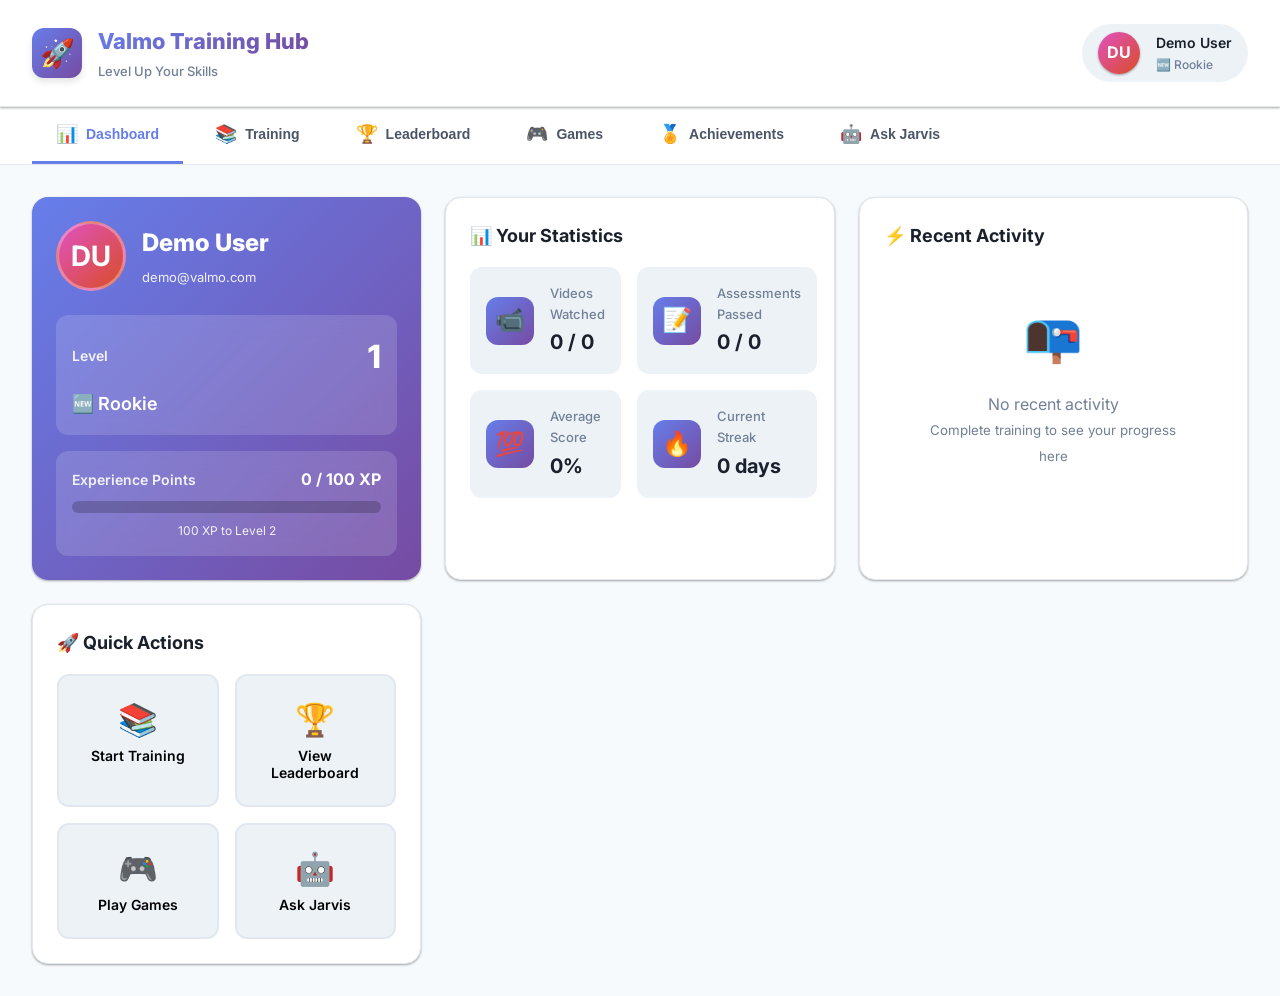
<file: docs/index.html>
<!DOCTYPE html>
<html lang="en">
<head>
  <meta charset="UTF-8">
  <meta name="viewport" content="width=device-width, initial-scale=1.0">
  <title>Valmo Training Hub - Level Up Your Skills</title>
  <link rel="stylesheet" href="styles.css">
  <link rel="preconnect" href="https://fonts.googleapis.com">
  <link rel="preconnect" href="https://fonts.gstatic.com" crossorigin>
  <link href="https://fonts.googleapis.com/css2?family=Inter:wght@400;500;600;700;800&display=swap" rel="stylesheet">
</head>
<body>
  <!-- Loading Screen -->
  <div id="loading-screen" class="loading-screen">
    <div class="loading-content">
      <div class="loading-spinner"></div>
      <h2>Loading Your Training Hub...</h2>
      <p>Preparing your personalized dashboard</p>
    </div>
  </div>

  <!-- Main Container -->
  <div id="main-container" class="main-container hidden">
    
    <!-- Header -->
    <header class="header">
      <div class="header-left">
        <div class="logo">
          <div class="logo-icon">🚀</div>
          <div class="logo-text">
            <h1>Valmo Training Hub</h1>
            <p>Level Up Your Skills</p>
          </div>
        </div>
      </div>
      
      <div class="header-right">
        <div class="user-profile">
          <div class="user-avatar" id="user-avatar">
            <span id="user-initials">?</span>
          </div>
          <div class="user-info">
            <div class="user-name" id="user-name">Loading...</div>
            <div class="user-rank" id="user-rank">Rookie</div>
          </div>
        </div>
      </div>
    </header>

    <!-- Navigation Tabs -->
    <nav class="nav-tabs">
      <button class="nav-tab active" data-tab="dashboard">
        <span class="nav-icon">📊</span>
        <span class="nav-label">Dashboard</span>
      </button>
      <button class="nav-tab" data-tab="training">
        <span class="nav-icon">📚</span>
        <span class="nav-label">Training</span>
      </button>
      <button class="nav-tab" data-tab="leaderboard">
        <span class="nav-icon">🏆</span>
        <span class="nav-label">Leaderboard</span>
      </button>
      <button class="nav-tab" data-tab="games">
        <span class="nav-icon">🎮</span>
        <span class="nav-label">Games</span>
      </button>
      <button class="nav-tab" data-tab="achievements">
        <span class="nav-icon">🏅</span>
        <span class="nav-label">Achievements</span>
      </button>
      <button class="nav-tab" data-tab="jarvis">
        <span class="nav-icon">🤖</span>
        <span class="nav-label">Ask Jarvis</span>
      </button>
    </nav>

    <!-- Tab Content -->
    <main class="content">
      
      <!-- DASHBOARD TAB -->
      <section id="dashboard-tab" class="tab-content active">
        <div class="dashboard-grid">
          
          <!-- Profile Card -->
          <div class="card profile-card">
            <div class="profile-header">
              <div class="profile-avatar-large" id="profile-avatar-large">
                <span id="profile-initials">?</span>
              </div>
              <div class="profile-details">
                <h2 id="profile-name">Loading...</h2>
                <div class="profile-email" id="profile-email">loading@email.com</div>
              </div>
            </div>
            
            <div class="level-display">
              <div class="level-header">
                <span class="level-label">Level</span>
                <span class="level-number" id="level-number">1</span>
              </div>
              <div class="level-rank" id="level-rank">🆕 Rookie</div>
            </div>
            
            <div class="xp-container">
              <div class="xp-header">
                <span class="xp-label">Experience Points</span>
                <span class="xp-value" id="xp-value">0 / 100 XP</span>
              </div>
              <div class="xp-bar">
                <div class="xp-bar-fill" id="xp-bar-fill" style="width: 0%"></div>
              </div>
              <div class="xp-next-level" id="xp-next-level">100 XP to Level 2</div>
            </div>
          </div>

          <!-- Stats Overview -->
          <div class="card stats-card">
            <h3>📊 Your Statistics</h3>
            <div class="stats-grid">
              <div class="stat-item">
                <div class="stat-icon">📹</div>
                <div class="stat-details">
                  <div class="stat-label">Videos Watched</div>
                  <div class="stat-value" id="stat-videos">0 / 0</div>
                </div>
              </div>
              <div class="stat-item">
                <div class="stat-icon">📝</div>
                <div class="stat-details">
                  <div class="stat-label">Assessments Passed</div>
                  <div class="stat-value" id="stat-assessments">0 / 0</div>
                </div>
              </div>
              <div class="stat-item">
                <div class="stat-icon">💯</div>
                <div class="stat-details">
                  <div class="stat-label">Average Score</div>
                  <div class="stat-value" id="stat-avg-score">0%</div>
                </div>
              </div>
              <div class="stat-item">
                <div class="stat-icon">🔥</div>
                <div class="stat-details">
                  <div class="stat-label">Current Streak</div>
                  <div class="stat-value" id="stat-streak">0 days</div>
                </div>
              </div>
            </div>
          </div>

          <!-- Recent Activity -->
          <div class="card activity-card">
            <h3>⚡ Recent Activity</h3>
            <div class="activity-list" id="activity-list">
              <div class="activity-empty">
                <div class="activity-empty-icon">📭</div>
                <p>No recent activity</p>
                <small>Complete training to see your progress here</small>
              </div>
            </div>
          </div>

          <!-- Quick Actions -->
          <div class="card quick-actions-card">
            <h3>🚀 Quick Actions</h3>
            <div class="quick-actions">
              <button class="quick-action-btn" onclick="switchTab('training')">
                <span class="qa-icon">📚</span>
                <span class="qa-text">Start Training</span>
              </button>
              <button class="quick-action-btn" onclick="switchTab('leaderboard')">
                <span class="qa-icon">🏆</span>
                <span class="qa-text">View Leaderboard</span>
              </button>
              <button class="quick-action-btn" onclick="switchTab('games')">
                <span class="qa-icon">🎮</span>
                <span class="qa-text">Play Games</span>
              </button>
              <button class="quick-action-btn" onclick="switchTab('jarvis')">
                <span class="qa-icon">🤖</span>
                <span class="qa-text">Ask Jarvis</span>
              </button>
            </div>
          </div>

        </div>
      </section>

      <!-- TRAINING TAB -->
      <section id="training-tab" class="tab-content">
        <div class="training-container">
          
          <div class="training-header">
            <h2>📚 Your Training Path</h2>
            <div class="training-filters">
              <button class="filter-btn active" data-filter="all">All</button>
              <button class="filter-btn" data-filter="must-know">🔴 Must Know</button>
              <button class="filter-btn" data-filter="good-to-know">🟡 Good to Know</button>
              <button class="filter-btn" data-filter="completed">✅ Completed</button>
              <button class="filter-btn" data-filter="pending">⏳ Pending</button>
            </div>
          </div>

          <!-- Process List -->
          <div class="process-list" id="process-list">
            <div class="loading-processes">
              <div class="loading-spinner-small"></div>
              <p>Loading training processes...</p>
            </div>
          </div>

        </div>
      </section>

      <!-- LEADERBOARD TAB -->
      <section id="leaderboard-tab" class="tab-content">
        <div class="leaderboard-container">
          <div class="leaderboard-header">
            <h2>🏆 Leaderboard</h2>
            <div class="leaderboard-period">
              <button class="period-btn active" data-period="all-time">All Time</button>
              <button class="period-btn" data-period="month">This Month</button>
              <button class="period-btn" data-period="week">This Week</button>
            </div>
          </div>

          <!-- Your Rank -->
          <div class="your-rank-card" id="your-rank-card">
            <div class="your-rank-content">
              <div class="your-rank-position">
                <span class="rank-label">Your Rank</span>
                <span class="rank-number" id="your-rank-number">-</span>
              </div>
              <div class="your-rank-details">
                <div class="your-rank-xp" id="your-rank-xp">0 XP</div>
                <div class="your-rank-behind" id="your-rank-behind">-</div>
              </div>
            </div>
          </div>

          <!-- Leaderboard Table -->
          <div class="leaderboard-table-container">
            <table class="leaderboard-table" id="leaderboard-table">
              <thead>
                <tr>
                  <th>Rank</th>
                  <th>Name</th>
                  <th>Level</th>
                  <th>XP</th>
                  <th>Videos</th>
                  <th>Assessments</th>
                  <th>Streak</th>
                </tr>
              </thead>
              <tbody id="leaderboard-tbody">
                <tr>
                  <td colspan="7" class="leaderboard-loading">
                    <div class="loading-spinner-small"></div>
                    <p>Loading leaderboard...</p>
                  </td>
                </tr>
              </tbody>
            </table>
          </div>
        </div>
      </section>

      <!-- GAMES TAB -->
      <section id="games-tab" class="tab-content">
        <div class="games-container">
          <div class="games-header">
            <h2>🎮 Training Games</h2>
            <p>Make learning fun with interactive challenges!</p>
          </div>

          <div class="games-grid">
            <!-- Coming Soon Games -->
            <div class="game-card coming-soon">
              <div class="game-icon">🎯</div>
              <h3>Process Quiz Challenge</h3>
              <p>Test your knowledge in rapid-fire quizzes</p>
              <div class="game-badge">Coming Soon</div>
            </div>

            <div class="game-card coming-soon">
              <div class="game-icon">⏱️</div>
              <h3>Speed Training</h3>
              <p>Complete processes under time pressure</p>
              <div class="game-badge">Coming Soon</div>
            </div>

            <div class="game-card coming-soon">
              <div class="game-icon">🧩</div>
              <h3>Process Flow Puzzle</h3>
              <p>Arrange steps in the correct order</p>
              <div class="game-badge">Coming Soon</div>
            </div>

            <div class="game-card coming-soon">
              <div class="game-icon">🏁</div>
              <h3>Training Marathon</h3>
              <p>Complete multiple processes in sequence</p>
              <div class="game-badge">Coming Soon</div>
            </div>
          </div>

          <!-- Game Leaderboard Placeholder -->
          <div class="game-leaderboard-placeholder">
            <h3>🏆 Game Leaderboard</h3>
            <p>High scores and achievements will appear here once games are launched</p>
          </div>
        </div>
      </section>

      <!-- ACHIEVEMENTS TAB -->
      <section id="achievements-tab" class="tab-content">
        <div class="achievements-container">
          <div class="achievements-header">
            <h2>🏅 Achievements</h2>
            <div class="achievements-progress">
              <span id="achievements-unlocked">0</span> / <span id="achievements-total">7</span> Unlocked
            </div>
          </div>

          <div class="achievements-grid" id="achievements-grid">
            <!-- Achievements will be loaded dynamically -->
          </div>
        </div>
      </section>

      <!-- JARVIS TAB -->
      <section id="jarvis-tab" class="tab-content">
        <div class="jarvis-container">
          <div class="jarvis-header">
            <div class="jarvis-icon">🤖</div>
            <div>
              <h2>Ask Jarvis AI</h2>
              <p>Your intelligent training assistant</p>
            </div>
          </div>

          <div class="jarvis-redirect-card">
            <div class="jarvis-features">
              <h3>What Jarvis Can Help With:</h3>
              <ul>
                <li>✓ Answer questions about processes</li>
                <li>✓ Explain complex procedures step-by-step</li>
                <li>✓ Provide examples and scenarios</li>
                <li>✓ Help you prepare for assessments</li>
                <li>✓ Clarify doubts in real-time</li>
              </ul>
            </div>

            <button class="jarvis-open-btn" onclick="openJarvis()">
              <span>🚀</span>
              Open Jarvis AI Assistant
            </button>

            <div class="jarvis-note">
              Opens in a new tab for the best experience
            </div>
          </div>
        </div>
      </section>

    </main>
  </div>

  <!-- Assessment Modal -->
  <div id="assessment-modal" class="am-overlay">
    <div class="am-modal">
      <button class="am-close-btn" onclick="AssessmentSystem.close()">✕</button>
      <div id="assessment-modal-body"></div>
    </div>
  </div>

  <!-- Scripts -->
  <script src="api.js"></script>
  <script src="dashboard.js"></script>
  <script src="assessment.js"></script>
</body>
</html>
</file>
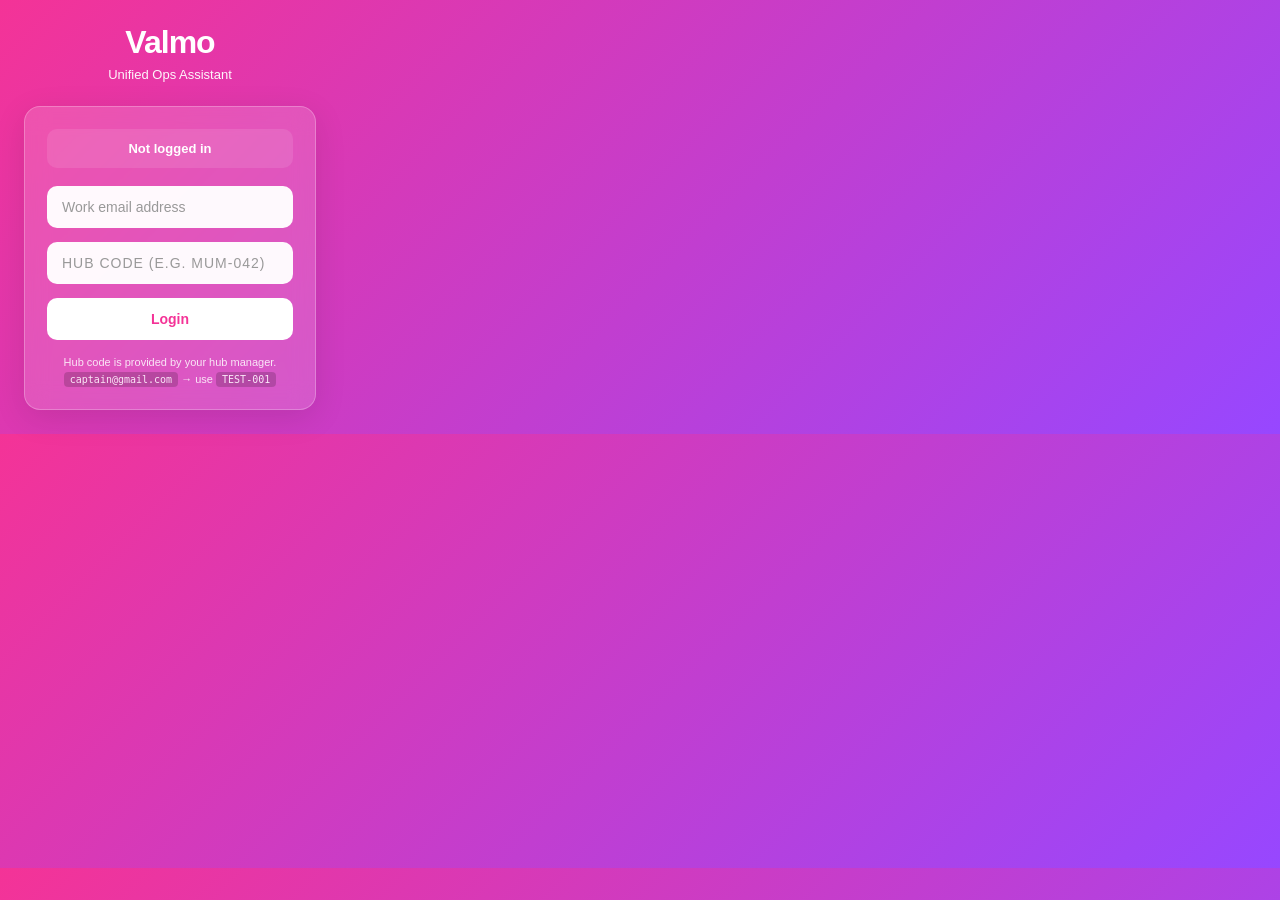
<file: unified-extension/popup.html>
<!DOCTYPE html>
<html>
<head>
  <meta charset="UTF-8">
  <style>
    * { margin: 0; padding: 0; box-sizing: border-box; }
    body {
      width: 340px;
      padding: 24px;
      font-family: -apple-system, BlinkMacSystemFont, 'Segoe UI', sans-serif;
      background: linear-gradient(135deg, #F43397 0%, #9747FF 100%);
      color: #fff;
    }
    .logo {
      text-align: center;
      font-size: 32px;
      font-weight: 800;
      margin-bottom: 6px;
      letter-spacing: -1px;
    }
    .tagline {
      text-align: center;
      font-size: 13px;
      opacity: 0.95;
      margin-bottom: 24px;
      font-weight: 500;
    }
    .card {
      background: rgba(255,255,255,0.15);
      backdrop-filter: blur(12px);
      border-radius: 16px;
      padding: 22px;
      border: 1px solid rgba(255,255,255,0.25);
      box-shadow: 0 8px 32px rgba(0,0,0,0.1);
    }
    .status {
      font-size: 13px;
      margin-bottom: 18px;
      padding: 12px;
      background: rgba(255,255,255,0.1);
      border-radius: 10px;
      text-align: center;
      font-weight: 600;
    }
    .status.logged-in { background: rgba(76, 175, 80, 0.35); }
    input {
      width: 100%;
      padding: 13px 15px;
      border: none;
      border-radius: 10px;
      font-size: 14px;
      background: rgba(255,255,255,0.97);
      color: #333;
      margin-bottom: 14px;
      font-family: inherit;
    }
    input::placeholder { color: #999; }
    input:focus { outline: 2px solid rgba(255,255,255,0.5); }
    button {
      width: 100%;
      padding: 13px;
      border: none;
      border-radius: 10px;
      font-size: 14px;
      font-weight: 700;
      cursor: pointer;
      transition: all 0.2s;
      font-family: inherit;
    }
    .btn-primary {
      background: #fff;
      color: #F43397;
    }
    .btn-primary:hover {
      transform: translateY(-2px);
      box-shadow: 0 6px 20px rgba(0,0,0,0.2);
    }
    .btn-secondary {
      background: rgba(255,255,255,0.25);
      color: #fff;
      margin-top: 10px;
    }
    .btn-secondary:hover {
      background: rgba(255,255,255,0.35);
    }
    .user-info {
      text-align: center;
      margin-bottom: 14px;
    }
    .user-email {
      font-size: 13px;
      font-weight: 600;
      margin-bottom: 8px;
      word-break: break-all;
    }
    .role-badge {
      display: inline-block;
      padding: 6px 14px;
      border-radius: 16px;
      font-size: 12px;
      font-weight: 700;
      background: rgba(255,255,255,0.3);
      letter-spacing: 0.3px;
    }
    .hint {
      font-size: 11px;
      opacity: 0.85;
      margin-top: 14px;
      text-align: center;
      line-height: 1.5;
    }
    .hint code {
      background: rgba(0,0,0,0.2);
      padding: 2px 6px;
      border-radius: 4px;
      font-size: 10px;
    }
    .hub-feedback {
      display: none;
      font-size: 12px;
      font-weight: 600;
      padding: 8px 12px;
      border-radius: 8px;
      margin-bottom: 10px;
      text-align: center;
    }
    .hub-feedback.show { display: block; }
    .hub-feedback.ok   { background: rgba(76, 175, 80, 0.35); }
    .hub-feedback.err  { background: rgba(244, 67, 54, 0.35); }
    .hub-feedback.wait { background: rgba(255,255,255,0.15); }
    input#hubCodeInput  { text-transform: uppercase; letter-spacing: 1px; }
  </style>
</head>
<body>
  <div class="logo">Valmo</div>
  <div class="tagline">Unified Ops Assistant</div>
  
  <div class="card">
    <div id="status" class="status">Not logged in</div>
    
    <div id="loginForm">
      <input
        type="email"
        id="emailInput"
        placeholder="Work email address"
        autocomplete="email"
      />
      <input
        type="text"
        id="hubCodeInput"
        placeholder="Hub code (e.g. MUM-042)"
        maxlength="10"
        autocomplete="off"
        style="display:none;"
      />
      <div id="hubFeedback" class="hub-feedback"></div>
      <div id="roleSelectorSection" style="display:none; margin-bottom:14px;">
        <div style="font-size:11px; opacity:0.75; margin-bottom:8px; font-weight:600; text-align:center;">Your role in this hub:</div>
        <div style="display:flex; gap:8px;">
          <label id="roleCapLabel" style="flex:1; display:flex; align-items:center; justify-content:center; gap:6px; padding:10px 8px; background:rgba(255,255,255,0.3); border-radius:8px; cursor:pointer; font-size:12px; font-weight:700; border:2px solid rgba(255,255,255,0.6);">
            <input type="radio" name="hubRole" value="captain" id="roleCapRadio" style="margin:0; width:auto;" checked> Captain
          </label>
          <label id="roleOpLabel" style="flex:1; display:flex; align-items:center; justify-content:center; gap:6px; padding:10px 8px; background:rgba(255,255,255,0.15); border-radius:8px; cursor:pointer; font-size:12px; font-weight:700; border:2px solid transparent;">
            <input type="radio" name="hubRole" value="operator" id="roleOpRadio" style="margin:0; width:auto;"> Operator
          </label>
        </div>
      </div>
      <button class="btn-primary" id="loginBtn">Login</button>
      <div class="hint">
        Hub code is provided by your hub manager.<br>
        <code>captain@gmail.com</code> → use <code>TEST-001</code>
      </div>
    </div>
    
    <div id="loggedInView" style="display:none">
      <div class="user-info">
        <div class="user-email" id="userEmail"></div>
        <div class="role-badge" id="userRole"></div>
      </div>
      <button class="btn-secondary" id="logoutBtn">Logout</button>
    </div>
  </div>

  <script src="popup.js"></script>
</body>
</html>
</file>
<file: docs/styles.css>
/**
 * styles.css - Valmo Training Hub
 * Gamified, modern, interactive design
 */

/* ═══════════════════════════════════════════════════════════════
   GLOBAL STYLES
   ═══════════════════════════════════════════════════════════════ */

* {
  margin: 0;
  padding: 0;
  box-sizing: border-box;
}

:root {
  /* Primary Colors */
  --primary-gradient: linear-gradient(135deg, #667eea 0%, #764ba2 100%);
  --primary-color: #667eea;
  --primary-dark: #5568d3;
  
  /* Status Colors */
  --success: #48bb78;
  --warning: #ed8936;
  --error: #f56565;
  --info: #4299e1;
  
  /* Neutral Colors */
  --bg-primary: #f7fafc;
  --bg-secondary: #ffffff;
  --bg-tertiary: #edf2f7;
  --text-primary: #1a202c;
  --text-secondary: #4a5568;
  --text-tertiary: #718096;
  --border-color: #e2e8f0;
  
  /* Shadows */
  --shadow-sm: 0 1px 3px rgba(0, 0, 0, 0.12), 0 1px 2px rgba(0, 0, 0, 0.24);
  --shadow-md: 0 4px 6px rgba(0, 0, 0, 0.1);
  --shadow-lg: 0 10px 25px rgba(0, 0, 0, 0.15);
  --shadow-xl: 0 20px 40px rgba(0, 0, 0, 0.2);
  
  /* Spacing */
  --spacing-xs: 4px;
  --spacing-sm: 8px;
  --spacing-md: 16px;
  --spacing-lg: 24px;
  --spacing-xl: 32px;
  
  /* Border Radius */
  --radius-sm: 6px;
  --radius-md: 12px;
  --radius-lg: 16px;
  --radius-xl: 24px;
  --radius-full: 9999px;
  
  /* Transitions */
  --transition-fast: 150ms ease;
  --transition-base: 250ms ease;
  --transition-slow: 350ms ease;
}

body {
  font-family: 'Inter', -apple-system, BlinkMacSystemFont, 'Segoe UI', sans-serif;
  background: var(--bg-primary);
  color: var(--text-primary);
  line-height: 1.6;
  -webkit-font-smoothing: antialiased;
  -moz-osx-font-smoothing: grayscale;
}

.hidden {
  display: none !important;
}

/* ═══════════════════════════════════════════════════════════════
   LOADING SCREEN
   ═══════════════════════════════════════════════════════════════ */

.loading-screen {
  position: fixed;
  top: 0;
  left: 0;
  right: 0;
  bottom: 0;
  background: var(--primary-gradient);
  display: flex;
  align-items: center;
  justify-content: center;
  z-index: 9999;
}

.loading-content {
  text-align: center;
  color: white;
}

.loading-spinner {
  width: 60px;
  height: 60px;
  border: 4px solid rgba(255, 255, 255, 0.3);
  border-top-color: white;
  border-radius: 50%;
  animation: spin 1s linear infinite;
  margin: 0 auto 20px;
}

@keyframes spin {
  to { transform: rotate(360deg); }
}

.loading-spinner-small {
  width: 32px;
  height: 32px;
  border: 3px solid rgba(102, 126, 234, 0.3);
  border-top-color: var(--primary-color);
  border-radius: 50%;
  animation: spin 0.8s linear infinite;
  margin: 0 auto 12px;
}

/* ═══════════════════════════════════════════════════════════════
   MAIN CONTAINER
   ═══════════════════════════════════════════════════════════════ */

.main-container {
  min-height: 100vh;
  display: flex;
  flex-direction: column;
}

/* ═══════════════════════════════════════════════════════════════
   HEADER
   ═══════════════════════════════════════════════════════════════ */

.header {
  background: var(--bg-secondary);
  border-bottom: 1px solid var(--border-color);
  padding: var(--spacing-lg) var(--spacing-xl);
  display: flex;
  justify-content: space-between;
  align-items: center;
  box-shadow: var(--shadow-sm);
  position: sticky;
  top: 0;
  z-index: 100;
}

.logo {
  display: flex;
  align-items: center;
  gap: var(--spacing-md);
}

.logo-icon {
  width: 50px;
  height: 50px;
  background: var(--primary-gradient);
  border-radius: var(--radius-md);
  display: flex;
  align-items: center;
  justify-content: center;
  font-size: 28px;
  box-shadow: var(--shadow-md);
}

.logo-text h1 {
  font-size: 22px;
  font-weight: 800;
  background: var(--primary-gradient);
  -webkit-background-clip: text;
  -webkit-text-fill-color: transparent;
  background-clip: text;
  margin-bottom: 2px;
}

.logo-text p {
  font-size: 13px;
  color: var(--text-tertiary);
  font-weight: 500;
}

.user-profile {
  display: flex;
  align-items: center;
  gap: var(--spacing-md);
  padding: var(--spacing-sm) var(--spacing-md);
  background: var(--bg-tertiary);
  border-radius: var(--radius-full);
  cursor: pointer;
  transition: var(--transition-base);
}

.user-profile:hover {
  background: var(--bg-primary);
  transform: translateY(-2px);
  box-shadow: var(--shadow-md);
}

.user-avatar {
  width: 42px;
  height: 42px;
  border-radius: 50%;
  background: var(--primary-gradient);
  display: flex;
  align-items: center;
  justify-content: center;
  color: white;
  font-weight: 700;
  font-size: 16px;
  box-shadow: var(--shadow-sm);
}

.user-info {
  text-align: left;
}

.user-name {
  font-weight: 600;
  font-size: 14px;
  color: var(--text-primary);
}

.user-rank {
  font-size: 12px;
  color: var(--text-tertiary);
  font-weight: 500;
}

/* ═══════════════════════════════════════════════════════════════
   NAVIGATION TABS
   ═══════════════════════════════════════════════════════════════ */

.nav-tabs {
  background: var(--bg-secondary);
  border-bottom: 1px solid var(--border-color);
  padding: 0 var(--spacing-xl);
  display: flex;
  gap: var(--spacing-sm);
  overflow-x: auto;
}

.nav-tab {
  background: none;
  border: none;
  padding: var(--spacing-md) var(--spacing-lg);
  display: flex;
  align-items: center;
  gap: var(--spacing-sm);
  color: var(--text-secondary);
  font-weight: 600;
  font-size: 14px;
  cursor: pointer;
  position: relative;
  transition: var(--transition-base);
  border-bottom: 3px solid transparent;
  white-space: nowrap;
}

.nav-tab:hover {
  color: var(--primary-color);
  background: var(--bg-tertiary);
}

.nav-tab.active {
  color: var(--primary-color);
  border-bottom-color: var(--primary-color);
}

.nav-icon {
  font-size: 18px;
}

/* ═══════════════════════════════════════════════════════════════
   MAIN CONTENT
   ═══════════════════════════════════════════════════════════════ */

.content {
  flex: 1;
  padding: var(--spacing-xl);
  max-width: 1400px;
  margin: 0 auto;
  width: 100%;
}

.tab-content {
  display: none;
  animation: fadeIn 0.3s ease;
}

.tab-content.active {
  display: block;
}

@keyframes fadeIn {
  from {
    opacity: 0;
    transform: translateY(20px);
  }
  to {
    opacity: 1;
    transform: translateY(0);
  }
}

/* ═══════════════════════════════════════════════════════════════
   CARD COMPONENT
   ═══════════════════════════════════════════════════════════════ */

.card {
  background: var(--bg-secondary);
  border-radius: var(--radius-lg);
  padding: var(--spacing-lg);
  box-shadow: var(--shadow-sm);
  border: 1px solid var(--border-color);
  transition: var(--transition-base);
}

.card:hover {
  box-shadow: var(--shadow-md);
  transform: translateY(-2px);
}

.card h3 {
  font-size: 18px;
  font-weight: 700;
  margin-bottom: var(--spacing-md);
  color: var(--text-primary);
}

/* ═══════════════════════════════════════════════════════════════
   DASHBOARD TAB
   ═══════════════════════════════════════════════════════════════ */

.dashboard-grid {
  display: grid;
  grid-template-columns: repeat(auto-fit, minmax(320px, 1fr));
  gap: var(--spacing-lg);
}

/* Profile Card */
.profile-card {
  grid-column: span 1;
  background: var(--primary-gradient);
  color: white;
  border: none;
}

.profile-card:hover {
  transform: translateY(-4px);
  box-shadow: var(--shadow-xl);
}

.profile-header {
  display: flex;
  align-items: center;
  gap: var(--spacing-md);
  margin-bottom: var(--spacing-lg);
}

.profile-avatar-large {
  width: 70px;
  height: 70px;
  border-radius: 50%;
  background: rgba(255, 255, 255, 0.2);
  backdrop-filter: blur(10px);
  display: flex;
  align-items: center;
  justify-content: center;
  font-size: 28px;
  font-weight: 700;
  border: 3px solid rgba(255, 255, 255, 0.3);
}

.profile-details h2 {
  font-size: 24px;
  font-weight: 800;
  margin-bottom: 4px;
}

.profile-email {
  font-size: 13px;
  opacity: 0.9;
}

.level-display {
  background: rgba(255, 255, 255, 0.15);
  backdrop-filter: blur(10px);
  border-radius: var(--radius-md);
  padding: var(--spacing-md);
  margin-bottom: var(--spacing-md);
}

.level-header {
  display: flex;
  justify-content: space-between;
  align-items: center;
  margin-bottom: var(--spacing-sm);
}

.level-label {
  font-size: 14px;
  opacity: 0.9;
  font-weight: 600;
}

.level-number {
  font-size: 32px;
  font-weight: 800;
}

.level-rank {
  font-size: 18px;
  font-weight: 600;
}

.xp-container {
  background: rgba(255, 255, 255, 0.15);
  backdrop-filter: blur(10px);
  border-radius: var(--radius-md);
  padding: var(--spacing-md);
}

.xp-header {
  display: flex;
  justify-content: space-between;
  align-items: center;
  margin-bottom: var(--spacing-sm);
}

.xp-label {
  font-size: 14px;
  opacity: 0.9;
  font-weight: 600;
}

.xp-value {
  font-size: 16px;
  font-weight: 700;
}

.xp-bar {
  height: 12px;
  background: rgba(0, 0, 0, 0.2);
  border-radius: var(--radius-full);
  overflow: hidden;
  margin-bottom: var(--spacing-sm);
}

.xp-bar-fill {
  height: 100%;
  background: linear-gradient(90deg, #48bb78, #38a169);
  border-radius: var(--radius-full);
  transition: width 0.5s ease;
}

.xp-next-level {
  font-size: 12px;
  opacity: 0.9;
  text-align: center;
}

/* Stats Card */
.stats-grid {
  display: grid;
  grid-template-columns: repeat(2, 1fr);
  gap: var(--spacing-md);
}

.stat-item {
  display: flex;
  align-items: center;
  gap: var(--spacing-md);
  padding: var(--spacing-md);
  background: var(--bg-tertiary);
  border-radius: var(--radius-md);
  transition: var(--transition-base);
}

.stat-item:hover {
  background: var(--bg-primary);
  transform: scale(1.02);
}

.stat-icon {
  width: 48px;
  height: 48px;
  background: var(--primary-gradient);
  border-radius: var(--radius-md);
  display: flex;
  align-items: center;
  justify-content: center;
  font-size: 24px;
  flex-shrink: 0;
}

.stat-label {
  font-size: 13px;
  color: var(--text-tertiary);
  font-weight: 500;
  margin-bottom: 2px;
}

.stat-value {
  font-size: 20px;
  font-weight: 700;
  color: var(--text-primary);
}

/* Activity Card */
.activity-list {
  max-height: 300px;
  overflow-y: auto;
}

.activity-empty {
  text-align: center;
  padding: var(--spacing-xl);
  color: var(--text-tertiary);
}

.activity-empty-icon {
  font-size: 48px;
  margin-bottom: var(--spacing-md);
}

.activity-item {
  display: flex;
  align-items: center;
  gap: var(--spacing-md);
  padding: var(--spacing-md);
  border-radius: var(--radius-md);
  margin-bottom: var(--spacing-sm);
  transition: var(--transition-base);
}

.activity-item:hover {
  background: var(--bg-tertiary);
}

.activity-icon {
  width: 40px;
  height: 40px;
  border-radius: 50%;
  background: var(--primary-gradient);
  display: flex;
  align-items: center;
  justify-content: center;
  font-size: 18px;
  flex-shrink: 0;
}

.activity-details {
  flex: 1;
}

.activity-text {
  font-size: 14px;
  font-weight: 500;
  color: var(--text-primary);
  margin-bottom: 2px;
}

.activity-time {
  font-size: 12px;
  color: var(--text-tertiary);
}

.activity-xp {
  font-size: 14px;
  font-weight: 700;
  color: var(--success);
}

/* Quick Actions */
.quick-actions {
  display: grid;
  grid-template-columns: repeat(2, 1fr);
  gap: var(--spacing-md);
}

.quick-action-btn {
  background: var(--bg-tertiary);
  border: 2px solid var(--border-color);
  border-radius: var(--radius-md);
  padding: var(--spacing-lg);
  display: flex;
  flex-direction: column;
  align-items: center;
  gap: var(--spacing-sm);
  cursor: pointer;
  transition: var(--transition-base);
  font-family: inherit;
}

.quick-action-btn:hover {
  background: var(--primary-gradient);
  color: white;
  border-color: transparent;
  transform: translateY(-4px);
  box-shadow: var(--shadow-lg);
}

.qa-icon {
  font-size: 32px;
}

.qa-text {
  font-size: 14px;
  font-weight: 600;
}

/* ═══════════════════════════════════════════════════════════════
   TRAINING TAB
   ═══════════════════════════════════════════════════════════════ */

.training-header {
  display: flex;
  justify-content: space-between;
  align-items: center;
  margin-bottom: var(--spacing-lg);
  flex-wrap: wrap;
  gap: var(--spacing-md);
}

.training-header h2 {
  font-size: 28px;
  font-weight: 800;
}

.training-filters {
  display: flex;
  gap: var(--spacing-sm);
  flex-wrap: wrap;
}

.filter-btn {
  padding: var(--spacing-sm) var(--spacing-md);
  background: var(--bg-secondary);
  border: 2px solid var(--border-color);
  border-radius: var(--radius-full);
  font-size: 13px;
  font-weight: 600;
  color: var(--text-secondary);
  cursor: pointer;
  transition: var(--transition-fast);
  font-family: inherit;
}

.filter-btn:hover {
  border-color: var(--primary-color);
  color: var(--primary-color);
}

.filter-btn.active {
  background: var(--primary-gradient);
  color: white;
  border-color: transparent;
}

.process-list {
  display: grid;
  grid-template-columns: repeat(auto-fill, minmax(320px, 1fr));
  gap: var(--spacing-lg);
}

.loading-processes {
  grid-column: 1 / -1;
  text-align: center;
  padding: var(--spacing-xl);
  color: var(--text-tertiary);
}

/* Process Card */
.process-card {
  background: var(--bg-secondary);
  border-radius: var(--radius-lg);
  padding: var(--spacing-lg);
  border: 2px solid var(--border-color);
  transition: var(--transition-base);
  cursor: pointer;
}

.process-card:hover {
  border-color: var(--primary-color);
  transform: translateY(-4px);
  box-shadow: var(--shadow-lg);
}

.process-header {
  display: flex;
  align-items: flex-start;
  gap: var(--spacing-md);
  margin-bottom: var(--spacing-md);
}

.process-priority {
  width: 44px;
  height: 44px;
  border-radius: var(--radius-md);
  display: flex;
  align-items: center;
  justify-content: center;
  font-size: 22px;
  flex-shrink: 0;
}

.process-priority.must-know {
  background: linear-gradient(135deg, #fc8181 0%, #f56565 100%);
}

.process-priority.good-to-know {
  background: linear-gradient(135deg, #fbd38d 0%, #f6ad55 100%);
}

.process-title-section {
  flex: 1;
}

.process-name {
  font-size: 16px;
  font-weight: 700;
  color: var(--text-primary);
  margin-bottom: 4px;
}

.process-badges {
  display: flex;
  gap: var(--spacing-xs);
  flex-wrap: wrap;
}

.process-badge {
  padding: 3px 8px;
  border-radius: var(--radius-sm);
  font-size: 11px;
  font-weight: 700;
  text-transform: uppercase;
  letter-spacing: 0.3px;
}

.process-badge.new {
  background: #fecaca;
  color: #991b1b;
}

.process-badge.updated {
  background: #fed7aa;
  color: #92400e;
}

.process-status {
  margin-bottom: var(--spacing-md);
  padding: var(--spacing-sm) var(--spacing-md);
  border-radius: var(--radius-md);
  font-size: 13px;
  font-weight: 600;
  display: flex;
  align-items: center;
  gap: var(--spacing-sm);
}

.process-status.complete {
  background: #f0fdf4;
  color: #166534;
}

.process-status.video-done {
  background: #fef3c7;
  color: #92400e;
}

.process-status.pending {
  background: #fee;
  color: #991b1b;
}

.process-actions {
  display: flex;
  gap: var(--spacing-sm);
}

.process-action-btn {
  flex: 1;
  padding: var(--spacing-md);
  border: none;
  border-radius: var(--radius-md);
  font-size: 14px;
  font-weight: 600;
  cursor: pointer;
  transition: var(--transition-base);
  font-family: inherit;
}

.process-action-btn.primary {
  background: var(--primary-gradient);
  color: white;
}

.process-action-btn.primary:hover {
  transform: scale(1.05);
  box-shadow: var(--shadow-md);
}

.process-action-btn.secondary {
  background: var(--bg-tertiary);
  color: var(--text-primary);
}

.process-action-btn.secondary:hover {
  background: var(--bg-primary);
}

/* ═══════════════════════════════════════════════════════════════
   LEADERBOARD TAB
   ═══════════════════════════════════════════════════════════════ */

.leaderboard-header {
  display: flex;
  justify-content: space-between;
  align-items: center;
  margin-bottom: var(--spacing-lg);
  flex-wrap: wrap;
  gap: var(--spacing-md);
}

.leaderboard-header h2 {
  font-size: 28px;
  font-weight: 800;
}

.leaderboard-period {
  display: flex;
  gap: var(--spacing-sm);
  background: var(--bg-secondary);
  padding: 4px;
  border-radius: var(--radius-md);
  border: 1px solid var(--border-color);
}

.period-btn {
  padding: var(--spacing-sm) var(--spacing-md);
  background: transparent;
  border: none;
  border-radius: var(--radius-sm);
  font-size: 13px;
  font-weight: 600;
  color: var(--text-secondary);
  cursor: pointer;
  transition: var(--transition-fast);
  font-family: inherit;
}

.period-btn:hover {
  color: var(--primary-color);
}

.period-btn.active {
  background: var(--primary-gradient);
  color: white;
}

.your-rank-card {
  background: var(--primary-gradient);
  border-radius: var(--radius-lg);
  padding: var(--spacing-lg);
  margin-bottom: var(--spacing-lg);
  color: white;
  box-shadow: var(--shadow-lg);
}

.your-rank-content {
  display: flex;
  justify-content: space-between;
  align-items: center;
}

.your-rank-position {
  display: flex;
  flex-direction: column;
  gap: var(--spacing-sm);
}

.rank-label {
  font-size: 14px;
  opacity: 0.9;
  font-weight: 600;
}

.rank-number {
  font-size: 48px;
  font-weight: 800;
}

.your-rank-xp {
  font-size: 24px;
  font-weight: 700;
}

.your-rank-behind {
  font-size: 13px;
  opacity: 0.9;
}

.leaderboard-table-container {
  background: var(--bg-secondary);
  border-radius: var(--radius-lg);
  overflow: hidden;
  border: 1px solid var(--border-color);
}

.leaderboard-table {
  width: 100%;
  border-collapse: collapse;
}

.leaderboard-table thead {
  background: var(--bg-tertiary);
}

.leaderboard-table th {
  padding: var(--spacing-md) var(--spacing-lg);
  text-align: left;
  font-weight: 700;
  font-size: 13px;
  text-transform: uppercase;
  letter-spacing: 0.5px;
  color: var(--text-secondary);
}

.leaderboard-table tbody tr {
  border-bottom: 1px solid var(--border-color);
  transition: var(--transition-fast);
}

.leaderboard-table tbody tr:hover {
  background: var(--bg-tertiary);
}

.leaderboard-table tbody tr.highlight {
  background: #eff6ff;
  border-left: 4px solid var(--primary-color);
}

.leaderboard-table td {
  padding: var(--spacing-md) var(--spacing-lg);
  font-size: 14px;
}

.leaderboard-loading {
  text-align: center;
  padding: var(--spacing-xl);
  color: var(--text-tertiary);
}

.rank-badge {
  display: inline-flex;
  align-items: center;
  justify-content: center;
  width: 32px;
  height: 32px;
  border-radius: 50%;
  font-weight: 700;
  font-size: 14px;
}

.rank-badge.gold {
  background: linear-gradient(135deg, #fbbf24 0%, #f59e0b 100%);
  color: white;
}

.rank-badge.silver {
  background: linear-gradient(135deg, #d1d5db 0%, #9ca3af 100%);
  color: white;
}

.rank-badge.bronze {
  background: linear-gradient(135deg, #fdba74 0%, #fb923c 100%);
  color: white;
}

.rank-badge.default {
  background: var(--bg-tertiary);
  color: var(--text-primary);
}

/* ═══════════════════════════════════════════════════════════════
   GAMES TAB
   ═══════════════════════════════════════════════════════════════ */

.games-header {
  text-align: center;
  margin-bottom: var(--spacing-xl);
}

.games-header h2 {
  font-size: 32px;
  font-weight: 800;
  margin-bottom: var(--spacing-sm);
}

.games-header p {
  font-size: 16px;
  color: var(--text-tertiary);
}

.games-grid {
  display: grid;
  grid-template-columns: repeat(auto-fill, minmax(280px, 1fr));
  gap: var(--spacing-lg);
  margin-bottom: var(--spacing-xl);
}

.game-card {
  background: var(--bg-secondary);
  border-radius: var(--radius-lg);
  padding: var(--spacing-xl);
  text-align: center;
  border: 2px solid var(--border-color);
  transition: var(--transition-base);
  position: relative;
}

.game-card.coming-soon {
  opacity: 0.7;
}

.game-card:hover {
  transform: translateY(-8px);
  box-shadow: var(--shadow-xl);
  border-color: var(--primary-color);
}

.game-icon {
  font-size: 64px;
  margin-bottom: var(--spacing-md);
}

.game-card h3 {
  font-size: 18px;
  font-weight: 700;
  margin-bottom: var(--spacing-sm);
}

.game-card p {
  font-size: 14px;
  color: var(--text-tertiary);
  margin-bottom: var(--spacing-md);
}

.game-badge {
  display: inline-block;
  padding: var(--spacing-xs) var(--spacing-md);
  background: var(--bg-tertiary);
  border-radius: var(--radius-full);
  font-size: 12px;
  font-weight: 600;
  color: var(--text-secondary);
}

.game-leaderboard-placeholder {
  background: var(--bg-secondary);
  border-radius: var(--radius-lg);
  padding: var(--spacing-xl);
  text-align: center;
  border: 2px dashed var(--border-color);
}

.game-leaderboard-placeholder h3 {
  font-size: 20px;
  margin-bottom: var(--spacing-md);
}

.game-leaderboard-placeholder p {
  color: var(--text-tertiary);
}

/* ═══════════════════════════════════════════════════════════════
   ACHIEVEMENTS TAB
   ═══════════════════════════════════════════════════════════════ */

.achievements-header {
  display: flex;
  justify-content: space-between;
  align-items: center;
  margin-bottom: var(--spacing-lg);
}

.achievements-header h2 {
  font-size: 28px;
  font-weight: 800;
}

.achievements-progress {
  font-size: 16px;
  font-weight: 700;
  color: var(--text-tertiary);
}

.achievements-grid {
  display: grid;
  grid-template-columns: repeat(auto-fill, minmax(240px, 1fr));
  gap: var(--spacing-lg);
}

.achievement-card {
  background: var(--bg-secondary);
  border-radius: var(--radius-lg);
  padding: var(--spacing-lg);
  text-align: center;
  border: 2px solid var(--border-color);
  transition: var(--transition-base);
  position: relative;
}

.achievement-card.locked {
  opacity: 0.5;
  filter: grayscale(1);
}

.achievement-card.unlocked {
  border-color: var(--success);
  background: linear-gradient(135deg, #f0fdf4 0%, #dcfce7 100%);
}

.achievement-card:hover {
  transform: scale(1.05);
  box-shadow: var(--shadow-lg);
}

.achievement-icon {
  font-size: 48px;
  margin-bottom: var(--spacing-md);
}

.achievement-name {
  font-size: 16px;
  font-weight: 700;
  margin-bottom: var(--spacing-sm);
}

.achievement-description {
  font-size: 13px;
  color: var(--text-tertiary);
  margin-bottom: var(--spacing-sm);
}

.achievement-xp {
  font-size: 14px;
  font-weight: 700;
  color: var(--success);
}

.achievement-unlocked-badge {
  position: absolute;
  top: 12px;
  right: 12px;
  width: 28px;
  height: 28px;
  background: var(--success);
  border-radius: 50%;
  display: flex;
  align-items: center;
  justify-content: center;
  color: white;
  font-size: 14px;
}

/* ═══════════════════════════════════════════════════════════════
   JARVIS TAB
   ═══════════════════════════════════════════════════════════════ */

.jarvis-container {
  max-width: 700px;
  margin: 0 auto;
}

.jarvis-header {
  display: flex;
  align-items: center;
  gap: var(--spacing-lg);
  margin-bottom: var(--spacing-xl);
  text-align: center;
  justify-content: center;
}

.jarvis-icon {
  font-size: 72px;
}

.jarvis-header h2 {
  font-size: 32px;
  font-weight: 800;
  margin-bottom: var(--spacing-xs);
}

.jarvis-header p {
  font-size: 16px;
  color: var(--text-tertiary);
}

.jarvis-redirect-card {
  background: var(--bg-secondary);
  border-radius: var(--radius-xl);
  padding: var(--spacing-xl);
  border: 2px solid var(--border-color);
  text-align: center;
}

.jarvis-features {
  text-align: left;
  margin-bottom: var(--spacing-xl);
}

.jarvis-features h3 {
  font-size: 18px;
  margin-bottom: var(--spacing-md);
}

.jarvis-features ul {
  list-style: none;
  padding: 0;
}

.jarvis-features li {
  padding: var(--spacing-md);
  background: var(--bg-tertiary);
  border-radius: var(--radius-md);
  margin-bottom: var(--spacing-sm);
  font-size: 14px;
  font-weight: 500;
}

.jarvis-open-btn {
  width: 100%;
  padding: var(--spacing-lg);
  background: var(--primary-gradient);
  color: white;
  border: none;
  border-radius: var(--radius-md);
  font-size: 16px;
  font-weight: 700;
  cursor: pointer;
  transition: var(--transition-base);
  font-family: inherit;
  display: flex;
  align-items: center;
  justify-content: center;
  gap: var(--spacing-md);
  margin-bottom: var(--spacing-md);
}

.jarvis-open-btn:hover {
  transform: translateY(-4px);
  box-shadow: var(--shadow-xl);
}

.jarvis-note {
  font-size: 13px;
  color: var(--text-tertiary);
  font-style: italic;
}

/* ═══════════════════════════════════════════════════════════════
   RESPONSIVE
   ═══════════════════════════════════════════════════════════════ */

@media (max-width: 768px) {
  .header {
    padding: var(--spacing-md);
  }
  
  .logo-text h1 {
    font-size: 18px;
  }
  
  .nav-tabs {
    padding: 0 var(--spacing-md);
  }
  
  .content {
    padding: var(--spacing-md);
  }
  
  .dashboard-grid {
    grid-template-columns: 1fr;
  }
  
  .stats-grid {
    grid-template-columns: 1fr;
  }
  
  .quick-actions {
    grid-template-columns: 1fr;
  }
  
  .process-list {
    grid-template-columns: 1fr;
  }
  
  .games-grid {
    grid-template-columns: 1fr;
  }
  
  .achievements-grid {
    grid-template-columns: repeat(auto-fill, minmax(200px, 1fr));
  }
}

/* ── Your Queue section ─────────────────────────────────────────────────── */
.queue-section {
  margin-bottom: 24px;
}

.queue-header {
  display: flex;
  align-items: center;
  justify-content: space-between;
  margin-bottom: 10px;
}

.queue-title {
  font-size: 15px;
  font-weight: 700;
  color: var(--text-primary);
}

.queue-count {
  font-size: 12px;
  color: var(--text-secondary);
}

.queue-cards {
  display: flex;
  flex-direction: column;
  gap: 8px;
}

.queue-card {
  display: flex;
  align-items: center;
  justify-content: space-between;
  gap: 12px;
  background: var(--bg-secondary);
  border: 1px solid var(--border-color);
  border-radius: var(--radius-md);
  padding: 12px 16px;
  border-left: 3px solid var(--primary-color);
}

.queue-card.queue-done {
  opacity: 0.65;
  border-left-color: #22c55e;
}

.queue-card.queue-overdue {
  border-left-color: #ef4444;
  background: rgba(239, 68, 68, 0.05);
}

.queue-card-left {
  flex: 1;
  min-width: 0;
}

.queue-card-title {
  font-size: 14px;
  font-weight: 600;
  color: var(--text-primary);
  white-space: nowrap;
  overflow: hidden;
  text-overflow: ellipsis;
}

.queue-card-meta {
  display: flex;
  align-items: center;
  gap: 8px;
  margin-top: 4px;
  flex-wrap: wrap;
}

.queue-badge {
  font-size: 10px;
  font-weight: 700;
  padding: 2px 6px;
  border-radius: 4px;
  text-transform: uppercase;
  letter-spacing: 0.04em;
}

.queue-badge.mandatory {
  background: rgba(239, 68, 68, 0.15);
  color: #ef4444;
}

.queue-badge.assigned {
  background: rgba(147, 51, 234, 0.15);
  color: #9333ea;
}

.queue-due {
  font-size: 11px;
  color: var(--text-secondary);
}

.queue-due.overdue {
  color: #ef4444;
  font-weight: 600;
}

.queue-card-right {
  flex-shrink: 0;
}

.queue-status-done {
  font-size: 13px;
  color: #22c55e;
  font-weight: 600;
}

.process-action-btn.small {
  padding: 6px 14px;
  font-size: 12px;
  flex: none;
}

/* ── Assessment Modal ───────────────────────────────────────────────────── */
.am-overlay {
  display: none;
  position: fixed;
  inset: 0;
  background: rgba(0,0,0,0.6);
  z-index: 1000;
  align-items: center;
  justify-content: center;
  padding: 16px;
}

.am-overlay.open {
  display: flex;
}

.am-modal {
  background: var(--bg-secondary);
  border-radius: var(--radius-lg);
  width: 100%;
  max-width: 640px;
  max-height: 90vh;
  display: flex;
  flex-direction: column;
  position: relative;
  overflow: hidden;
  box-shadow: 0 24px 64px rgba(0,0,0,0.4);
}

.am-close-btn {
  position: absolute;
  top: 12px;
  right: 14px;
  background: none;
  border: none;
  font-size: 18px;
  color: var(--text-secondary);
  cursor: pointer;
  z-index: 10;
  line-height: 1;
  padding: 4px 6px;
  border-radius: 6px;
}

.am-close-btn:hover { background: var(--bg-tertiary); }

#assessment-modal-body {
  overflow-y: auto;
  flex: 1;
}

/* Loading / empty */
.am-loading, .am-empty {
  display: flex;
  flex-direction: column;
  align-items: center;
  justify-content: center;
  padding: 60px 32px;
  text-align: center;
  color: var(--text-secondary);
  gap: 12px;
}

.am-spinner {
  width: 32px;
  height: 32px;
  border: 3px solid var(--border-color);
  border-top-color: var(--primary-color);
  border-radius: 50%;
  animation: spin 0.8s linear infinite;
}

@keyframes spin { to { transform: rotate(360deg); } }

/* Header */
.am-header {
  padding: 24px 24px 0;
}

.am-title {
  font-size: 18px;
  font-weight: 700;
  color: var(--text-primary);
  margin-bottom: 6px;
  padding-right: 30px;
}

.am-meta {
  font-size: 13px;
  color: var(--text-secondary);
  display: flex;
  align-items: center;
  gap: 10px;
  flex-wrap: wrap;
  margin-bottom: 20px;
}

.am-prev-badge {
  font-size: 11px;
  font-weight: 600;
  padding: 2px 8px;
  border-radius: 20px;
}

.am-prev-badge.pass { background: rgba(34,197,94,0.15); color: #22c55e; }
.am-prev-badge.fail { background: rgba(239,68,68,0.12);  color: #ef4444; }

/* Questions */
.am-questions {
  padding: 0 24px 8px;
}

.am-question {
  margin-bottom: 24px;
}

.am-question-text {
  font-size: 14px;
  font-weight: 600;
  color: var(--text-primary);
  margin-bottom: 10px;
  line-height: 1.5;
}

.am-q-num {
  display: inline-block;
  background: var(--primary-gradient);
  color: #fff;
  font-size: 11px;
  font-weight: 700;
  padding: 1px 6px;
  border-radius: 4px;
  margin-right: 6px;
}

.am-options {
  display: flex;
  flex-direction: column;
  gap: 8px;
}

.am-option {
  display: flex;
  align-items: center;
  gap: 10px;
  padding: 10px 14px;
  border: 1.5px solid var(--border-color);
  border-radius: var(--radius-md);
  cursor: pointer;
  transition: border-color 0.15s, background 0.15s;
}

.am-option input[type=radio] { display: none; }

.am-option:hover { border-color: var(--primary-color); }

.am-option.selected {
  border-color: var(--primary-color);
  background: rgba(151,71,255,0.08);
}

.am-option.correct-answer {
  border-color: #22c55e;
  background: rgba(34,197,94,0.08);
}

.am-option.wrong-answer {
  border-color: #ef4444;
  background: rgba(239,68,68,0.06);
}

.am-opt-key {
  width: 22px;
  height: 22px;
  border-radius: 50%;
  background: var(--bg-tertiary);
  display: flex;
  align-items: center;
  justify-content: center;
  font-size: 11px;
  font-weight: 700;
  color: var(--text-secondary);
  flex-shrink: 0;
}

.am-option.selected   .am-opt-key { background: var(--primary-color); color: #fff; }
.am-option.correct-answer .am-opt-key { background: #22c55e; color: #fff; }
.am-option.wrong-answer   .am-opt-key { background: #ef4444; color: #fff; }

.am-opt-text {
  font-size: 13px;
  color: var(--text-primary);
}

/* Footer */
.am-footer {
  display: flex;
  align-items: center;
  justify-content: space-between;
  padding: 14px 24px;
  border-top: 1px solid var(--border-color);
  background: var(--bg-secondary);
  flex-shrink: 0;
}

.am-answered {
  font-size: 12px;
  color: var(--text-secondary);
}

.am-btn {
  padding: 9px 20px;
  border-radius: var(--radius-md);
  border: none;
  font-size: 13px;
  font-weight: 600;
  cursor: pointer;
  transition: var(--transition-base);
  font-family: inherit;
}

.am-btn.primary {
  background: var(--primary-gradient);
  color: #fff;
}

.am-btn.primary:disabled {
  opacity: 0.4;
  cursor: default;
}

.am-btn.primary:not(:disabled):hover { opacity: 0.9; }

.am-btn.secondary {
  background: var(--bg-tertiary);
  color: var(--text-primary);
}

.am-btn.secondary:hover { background: var(--bg-primary); }

/* Results */
.am-result-header {
  display: flex;
  flex-direction: column;
  align-items: center;
  padding: 32px 24px 24px;
  text-align: center;
}

.am-result-header.pass { background: linear-gradient(135deg, rgba(34,197,94,0.08), rgba(34,197,94,0.02)); }
.am-result-header.fail { background: linear-gradient(135deg, rgba(239,68,68,0.06), rgba(239,68,68,0.01)); }

.am-result-icon-big { font-size: 48px; margin-bottom: 8px; }

.am-result-score {
  font-size: 48px;
  font-weight: 900;
  color: var(--text-primary);
  line-height: 1;
}

.am-result-label {
  font-size: 16px;
  font-weight: 700;
  margin-top: 6px;
}

.am-result-header.pass .am-result-label { color: #22c55e; }
.am-result-header.fail .am-result-label { color: #ef4444; }

.am-xp-badge {
  margin-top: 10px;
  background: linear-gradient(135deg,#f59e0b,#ef4444);
  color: #fff;
  font-size: 13px;
  font-weight: 700;
  padding: 4px 16px;
  border-radius: 20px;
}

.am-result-hint {
  margin-top: 8px;
  font-size: 12px;
  color: var(--text-secondary);
}

.am-result-card {
  padding: 14px;
  border-radius: var(--radius-md);
  border: 1.5px solid var(--border-color);
  margin-bottom: 10px;
}

.am-result-card.correct { border-color: rgba(34,197,94,0.4); background: rgba(34,197,94,0.04); }
.am-result-card.wrong   { border-color: rgba(239,68,68,0.4);  background: rgba(239,68,68,0.04);  }

.am-result-q {
  font-size: 13px;
  font-weight: 600;
  color: var(--text-primary);
  margin-bottom: 6px;
  display: flex;
  align-items: baseline;
  gap: 6px;
}

.am-result-icon { flex-shrink: 0; }

.am-result-answer {
  font-size: 12px;
  color: var(--text-secondary);
  margin-left: 28px;
}

.am-result-explanation {
  font-size: 12px;
  color: var(--text-secondary);
  background: var(--bg-tertiary);
  border-radius: 6px;
  padding: 8px 10px;
  margin-top: 8px;
  margin-left: 28px;
  font-style: italic;
}

/* ── Mobile overrides ───────────────────────────────────────────────────── */
@media (max-width: 480px) {
  .queue-card {
    flex-direction: column;
    align-items: flex-start;
    gap: 10px;
  }

  .queue-card-right {
    width: 100%;
  }

  .queue-card-right .process-action-btn {
    width: 100%;
    text-align: center;
  }

  .process-actions {
    flex-direction: column;
  }

  .process-action-btn {
    width: 100%;
    text-align: center;
  }

  .nav-tab {
    padding: var(--spacing-sm) var(--spacing-md);
    font-size: 12px;
  }
}

/* ── Catalog section header ─────────────────────────────────────────────── */
.catalog-section {
  margin-top: 8px;
}

.catalog-header {
  font-size: 13px;
  font-weight: 700;
  color: var(--text-secondary);
  text-transform: uppercase;
  letter-spacing: 0.06em;
  margin-bottom: 12px;
}
</file>
